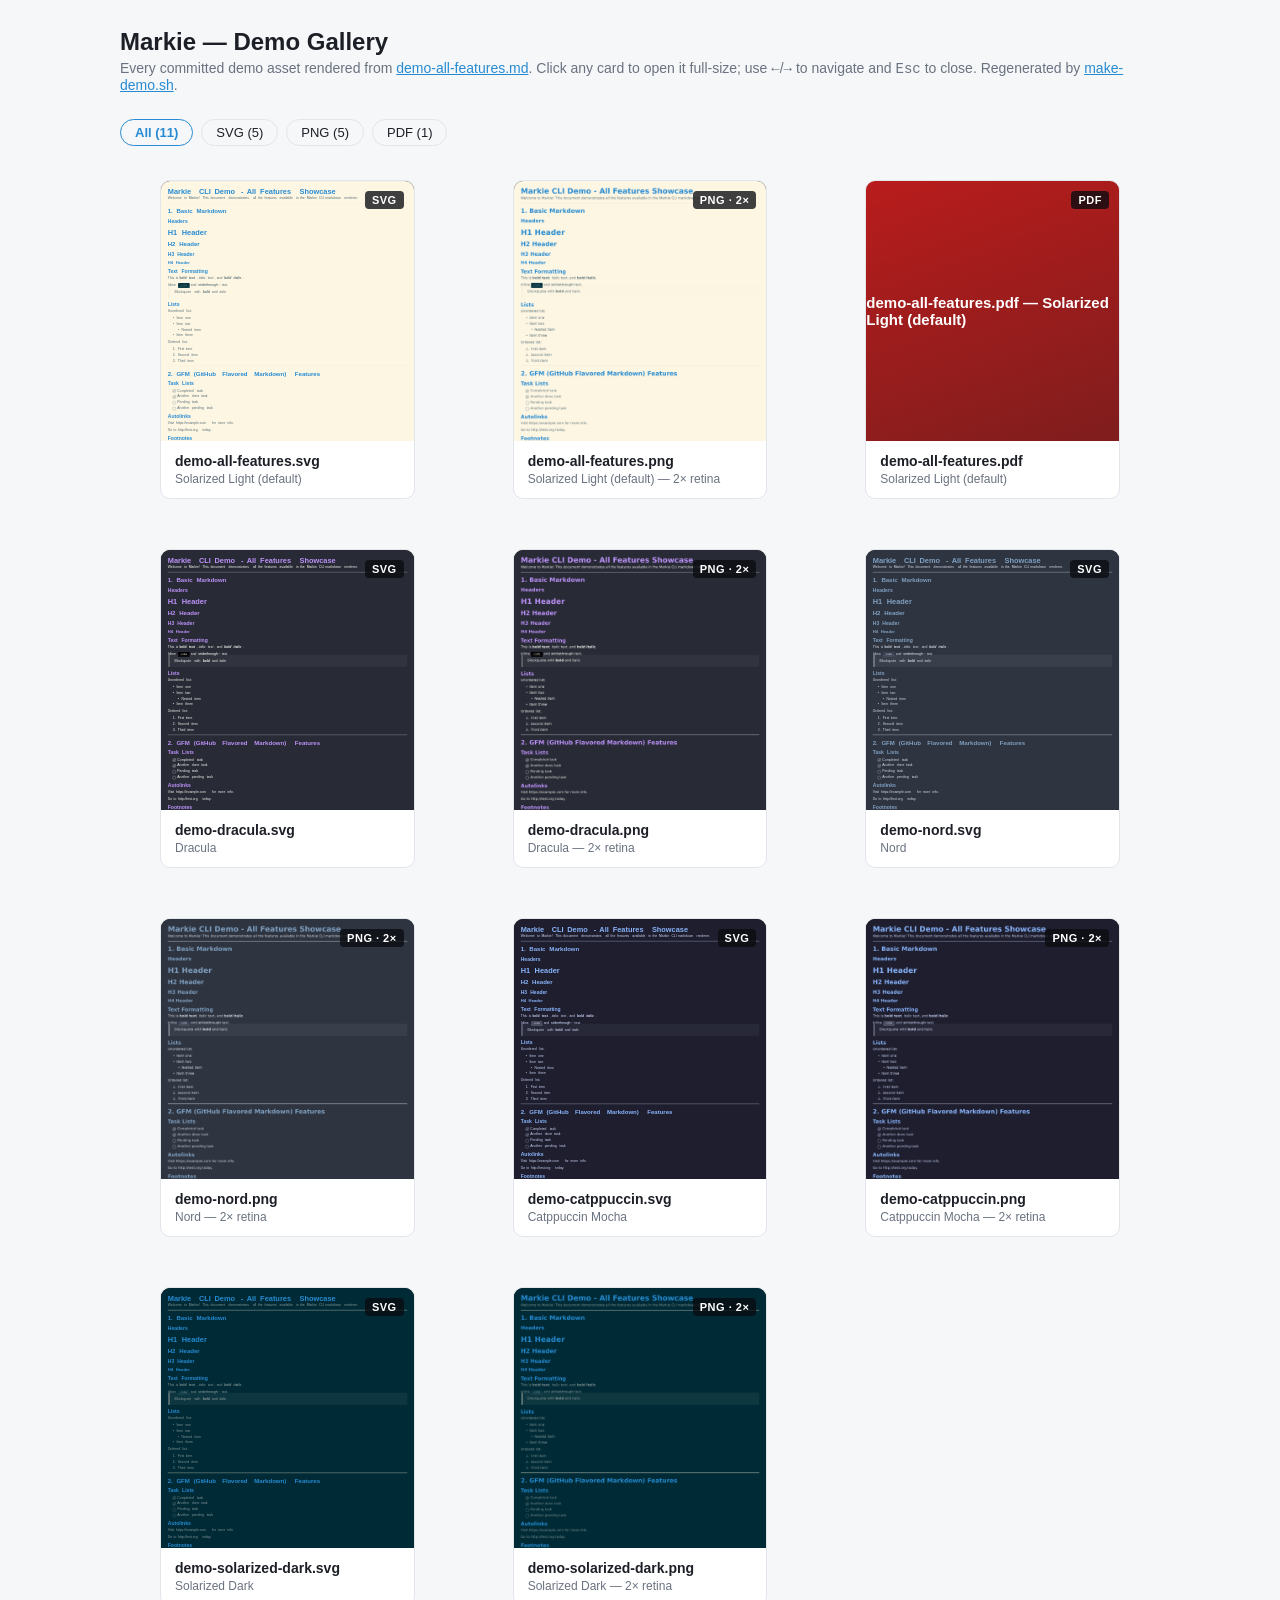
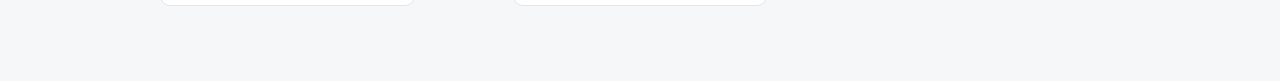
<file: docs/gallery.html>
<!DOCTYPE html>
<html lang="en">
<head>
<meta charset="utf-8">
<meta name="viewport" content="width=device-width, initial-scale=1">
<title>Markie — Demo Gallery</title>
<style>
  :root {
    color-scheme: light dark;
    --bg: #f6f7f9;
    --bg-dark: #16181d;
    --card: #ffffff;
    --card-dark: #1f2229;
    --border: #e2e5ea;
    --border-dark: #2d313a;
    --text: #1c1f26;
    --text-dark: #e4e7ee;
    --muted: #6a7280;
    --muted-dark: #9aa3b2;
    --accent: #268bd2;
  }
  * { box-sizing: border-box; }
  body {
    margin: 0;
    font-family: -apple-system, BlinkMacSystemFont, "Segoe UI", Roboto, sans-serif;
    background: var(--bg);
    color: var(--text);
  }
  @media (prefers-color-scheme: dark) {
    body { background: var(--bg-dark); color: var(--text-dark); }
    .card { background: var(--card-dark); border-color: var(--border-dark); }
    .chip { border-color: var(--border-dark); color: var(--text-dark); }
    .chip.active { border-color: var(--accent); color: var(--accent); }
    .lb-caption { background: #0c0e12; color: var(--text-dark); border-color: var(--border-dark); }
    .muted { color: var(--muted-dark); }
  }
  header {
    max-width: 1080px;
    margin: 0 auto;
    padding: 28px 20px 8px;
  }
  h1 { margin: 0 0 4px; font-size: 24px; }
  .sub { margin: 0 0 18px; color: var(--muted); font-size: 14px; }
  .sub a { color: var(--accent); }
  .filters { display: flex; gap: 8px; flex-wrap: wrap; max-width: 1080px; margin: 0 auto; padding: 0 20px 18px; }
  .chip {
    border: 1px solid var(--border);
    background: transparent;
    border-radius: 999px;
    padding: 5px 14px;
    font-size: 13px;
    cursor: pointer;
    color: var(--text);
  }
  .chip.active { border-color: var(--accent); color: var(--accent); font-weight: 600; }
  .grid {
    max-width: 1080px;
    margin: 0 auto;
    padding: 0 20px 60px;
    display: grid;
    grid-template-columns: repeat(auto-fill, minmax(300px, 1fr));
    gap: 18px;
  }
  .card {
    background: var(--card);
    border: 1px solid var(--border);
    border-radius: 10px;
    overflow: hidden;
    cursor: zoom-in;
    transition: transform .12s ease, box-shadow .12s ease;
  }
  .card:hover { transform: translateY(-2px); box-shadow: 0 6px 18px rgba(0,0,0,.12); }
  .card .thumb-wrap { height: 260px; background: #101318; position: relative; }
  .card img {
    width: 100%;
    height: 100%;
    object-fit: cover;
    object-position: top;
    display: block;
  }
  .card .badge {
    position: absolute;
    top: 10px;
    right: 10px;
    background: rgba(10, 12, 16, .78);
    color: #fff;
    font-size: 11px;
    font-weight: 700;
    letter-spacing: .5px;
    border-radius: 4px;
    padding: 3px 7px;
  }
  .card figcaption { padding: 12px 14px; }
  .card .name { font-size: 14px; font-weight: 600; word-break: break-all; }
  .card .meta { margin-top: 3px; font-size: 12px; color: var(--muted); }
  .card.pdf .thumb-wrap {
    display: flex;
    align-items: center;
    justify-content: center;
    background: linear-gradient(160deg, #b91c1c, #7f1d1d);
  }
  .card.pdf .thumb-wrap .pdf-mark { color: #fff; font-size: 15px; font-weight: 600; }
  .lightbox {
    position: fixed;
    inset: 0;
    background: rgba(8, 9, 12, .92);
    display: flex;
    flex-direction: column;
    z-index: 100;
    padding: 20px;
  }
  .lightbox[hidden] { display: none; }
  .lb-top { display: flex; align-items: center; gap: 10px; margin: 0 auto 10px; max-width: 1200px; width: 100%; }
  .lb-caption {
    flex: 1;
    font-size: 14px;
    color: #e4e7ee;
    background: #0c0e12;
    border: 1px solid var(--border-dark);
    border-radius: 6px;
    padding: 8px 12px;
    min-width: 0;
    white-space: nowrap;
    overflow: hidden;
    text-overflow: ellipsis;
  }
  .lb-btn {
    border: none;
    background: #1f2229;
    color: #e4e7ee;
    font-size: 18px;
    line-height: 1;
    width: 38px;
    height: 38px;
    border-radius: 6px;
    cursor: pointer;
  }
  .lb-btn:hover { background: #2d313a; }
  .lb-stage {
    flex: 1;
    display: flex;
    align-items: center;
    justify-content: center;
    overflow: auto;
    position: relative;
    min-height: 0;
  }
  .lb-stage img { max-width: 100%; max-height: 100%; object-fit: contain; border-radius: 4px; }
  .lb-stage iframe { width: 100%; height: 100%; border: none; border-radius: 4px; background: #fff; }
  .lb-nav {
    position: absolute;
    top: 50%;
    transform: translateY(-50%);
    width: 46px;
    height: 46px;
    border-radius: 50%;
    border: none;
    background: rgba(31, 34, 41, .85);
    color: #e4e7ee;
    font-size: 22px;
    cursor: pointer;
  }
  .lb-nav:hover { background: rgba(45, 49, 58, .95); }
  .lb-prev { left: 14px; }
  .lb-next { right: 14px; }
  .lb-hint { text-align: center; color: var(--muted); font-size: 12px; padding: 10px 0 0; }
</style>
</head>
<body>

<header>
  <h1>Markie — Demo Gallery</h1>
  <p class="sub">
    Every committed demo asset rendered from
    <a href="../demo-all-features.md">demo-all-features.md</a>.
    Click any card to open it full-size; use <kbd>←</kbd>/<kbd>→</kbd> to navigate and <kbd>Esc</kbd> to close.
    Regenerated by <a href="../scripts/make-demo.sh">make-demo.sh</a>.
  </p>
</header>

<div class="filters" id="filters">
  <button class="chip active" data-filter="all">All (11)</button>
  <button class="chip" data-filter="svg">SVG (5)</button>
  <button class="chip" data-filter="png">PNG (5)</button>
  <button class="chip" data-filter="pdf">PDF (1)</button>
</div>

<main class="grid" id="grid">
  <figure class="card" data-format="svg" data-src="../demo-all-features.svg">
    <div class="thumb-wrap"><img src="../demo-all-features.svg" alt="demo-all-features.svg" loading="lazy"><span class="badge">SVG</span></div>
    <figcaption><div class="name">demo-all-features.svg</div><div class="meta">Solarized Light (default)</div></figcaption>
  </figure>
  <figure class="card" data-format="png" data-src="../demo-all-features.png">
    <div class="thumb-wrap"><img src="../demo-all-features.png" alt="demo-all-features.png" loading="lazy"><span class="badge">PNG · 2×</span></div>
    <figcaption><div class="name">demo-all-features.png</div><div class="meta">Solarized Light (default) — 2× retina</div></figcaption>
  </figure>
  <figure class="card pdf" data-format="pdf" data-src="../demo-all-features.pdf">
    <div class="thumb-wrap"><span class="pdf-mark">demo-all-features.pdf — Solarized Light (default)</span><span class="badge">PDF</span></div>
    <figcaption><div class="name">demo-all-features.pdf</div><div class="meta">Solarized Light (default)</div></figcaption>
  </figure>
  <figure class="card" data-format="svg" data-src="../demo-dracula.svg">
    <div class="thumb-wrap"><img src="../demo-dracula.svg" alt="demo-dracula.svg" loading="lazy"><span class="badge">SVG</span></div>
    <figcaption><div class="name">demo-dracula.svg</div><div class="meta">Dracula</div></figcaption>
  </figure>
  <figure class="card" data-format="png" data-src="../demo-dracula.png">
    <div class="thumb-wrap"><img src="../demo-dracula.png" alt="demo-dracula.png" loading="lazy"><span class="badge">PNG · 2×</span></div>
    <figcaption><div class="name">demo-dracula.png</div><div class="meta">Dracula — 2× retina</div></figcaption>
  </figure>
  <figure class="card" data-format="svg" data-src="../demo-nord.svg">
    <div class="thumb-wrap"><img src="../demo-nord.svg" alt="demo-nord.svg" loading="lazy"><span class="badge">SVG</span></div>
    <figcaption><div class="name">demo-nord.svg</div><div class="meta">Nord</div></figcaption>
  </figure>
  <figure class="card" data-format="png" data-src="../demo-nord.png">
    <div class="thumb-wrap"><img src="../demo-nord.png" alt="demo-nord.png" loading="lazy"><span class="badge">PNG · 2×</span></div>
    <figcaption><div class="name">demo-nord.png</div><div class="meta">Nord — 2× retina</div></figcaption>
  </figure>
  <figure class="card" data-format="svg" data-src="../demo-catppuccin.svg">
    <div class="thumb-wrap"><img src="../demo-catppuccin.svg" alt="demo-catppuccin.svg" loading="lazy"><span class="badge">SVG</span></div>
    <figcaption><div class="name">demo-catppuccin.svg</div><div class="meta">Catppuccin Mocha</div></figcaption>
  </figure>
  <figure class="card" data-format="png" data-src="../demo-catppuccin.png">
    <div class="thumb-wrap"><img src="../demo-catppuccin.png" alt="demo-catppuccin.png" loading="lazy"><span class="badge">PNG · 2×</span></div>
    <figcaption><div class="name">demo-catppuccin.png</div><div class="meta">Catppuccin Mocha — 2× retina</div></figcaption>
  </figure>
  <figure class="card" data-format="svg" data-src="../demo-solarized-dark.svg">
    <div class="thumb-wrap"><img src="../demo-solarized-dark.svg" alt="demo-solarized-dark.svg" loading="lazy"><span class="badge">SVG</span></div>
    <figcaption><div class="name">demo-solarized-dark.svg</div><div class="meta">Solarized Dark</div></figcaption>
  </figure>
  <figure class="card" data-format="png" data-src="../demo-solarized-dark.png">
    <div class="thumb-wrap"><img src="../demo-solarized-dark.png" alt="demo-solarized-dark.png" loading="lazy"><span class="badge">PNG · 2×</span></div>
    <figcaption><div class="name">demo-solarized-dark.png</div><div class="meta">Solarized Dark — 2× retina</div></figcaption>
  </figure>
</main>

<div class="lightbox" id="lightbox" hidden>
  <div class="lb-top">
    <button class="lb-btn" id="lb-close" aria-label="Close">✕</button>
    <div class="lb-caption" id="lb-caption"></div>
    <a class="lb-btn" id="lb-open" aria-label="Open original" title="Open original file" style="text-decoration:none; display:inline-flex; align-items:center; justify-content:center;">↗</a>
  </div>
  <div class="lb-stage" id="lb-stage">
    <img id="lb-img" alt="">
    <iframe id="lb-pdf" hidden></iframe>
    <button class="lb-nav lb-prev" id="lb-prev" aria-label="Previous">‹</button>
    <button class="lb-nav lb-next" id="lb-next" aria-label="Next">›</button>
  </div>
  <div class="lb-hint">← / → navigate · Esc close</div>
</div>

<script>
(function () {
  var grid = document.getElementById('grid');
  var cards = Array.prototype.slice.call(grid.querySelectorAll('.card'));
  var lightbox = document.getElementById('lightbox');
  var lbImg = document.getElementById('lb-img');
  var lbPdf = document.getElementById('lb-pdf');
  var lbCaption = document.getElementById('lb-caption');
  var lbOpen = document.getElementById('lb-open');
  var current = -1;

  function visible() { return cards.filter(function (c) { return !c.hidden; }); }

  function openCard(card) {
    var list = visible();
    current = list.indexOf(card);
    if (current < 0) return;
    show(list[current]);
    lightbox.hidden = false;
    document.body.style.overflow = 'hidden';
  }

  function show(card) {
    var src = card.getAttribute('data-src');
    var fmt = card.getAttribute('data-format');
    var name = card.querySelector('.name').textContent;
    var meta = card.querySelector('.meta').textContent;
    lbCaption.textContent = name + ' — ' + meta;
    lbOpen.href = src;
    if (fmt === 'pdf') {
      lbImg.hidden = true;
      lbPdf.hidden = false;
      lbPdf.src = src;
    } else {
      lbPdf.hidden = true;
      lbImg.hidden = false;
      lbImg.src = src;
      lbImg.alt = name;
    }
  }

  function step(delta) {
    var list = visible();
    if (!list.length) return;
    current = (current + delta + list.length) % list.length;
    show(list[current]);
  }

  function close() {
    lightbox.hidden = true;
    lbPdf.src = '';
    document.body.style.overflow = '';
  }

  cards.forEach(function (card) {
    card.addEventListener('click', function () { openCard(card); });
  });

  document.getElementById('lb-close').addEventListener('click', close);
  document.getElementById('lb-prev').addEventListener('click', function () { step(-1); });
  document.getElementById('lb-next').addEventListener('click', function () { step(1); });
  // Clicking the backdrop (not the image) closes the lightbox.
  document.getElementById('lb-stage').addEventListener('click', function (e) {
    if (e.target === this) close();
  });

  document.addEventListener('keydown', function (e) {
    if (lightbox.hidden) return;
    if (e.key === 'Escape') {
      close();
    } else if (e.key === 'ArrowLeft') {
      step(-1);
    } else if (e.key === 'ArrowRight') {
      step(1);
    }
  });

  // Format filters.
  document.getElementById('filters').addEventListener('click', function (e) {
    var chip = e.target.closest('.chip');
    if (!chip) return;
    document.querySelectorAll('.chip').forEach(function (c) { c.classList.remove('active'); });
    chip.classList.add('active');
    var f = chip.getAttribute('data-filter');
    cards.forEach(function (card) { card.hidden = f !== 'all' && card.getAttribute('data-format') !== f; });
  });
})();
</script>
</body>
</html>
</file>
